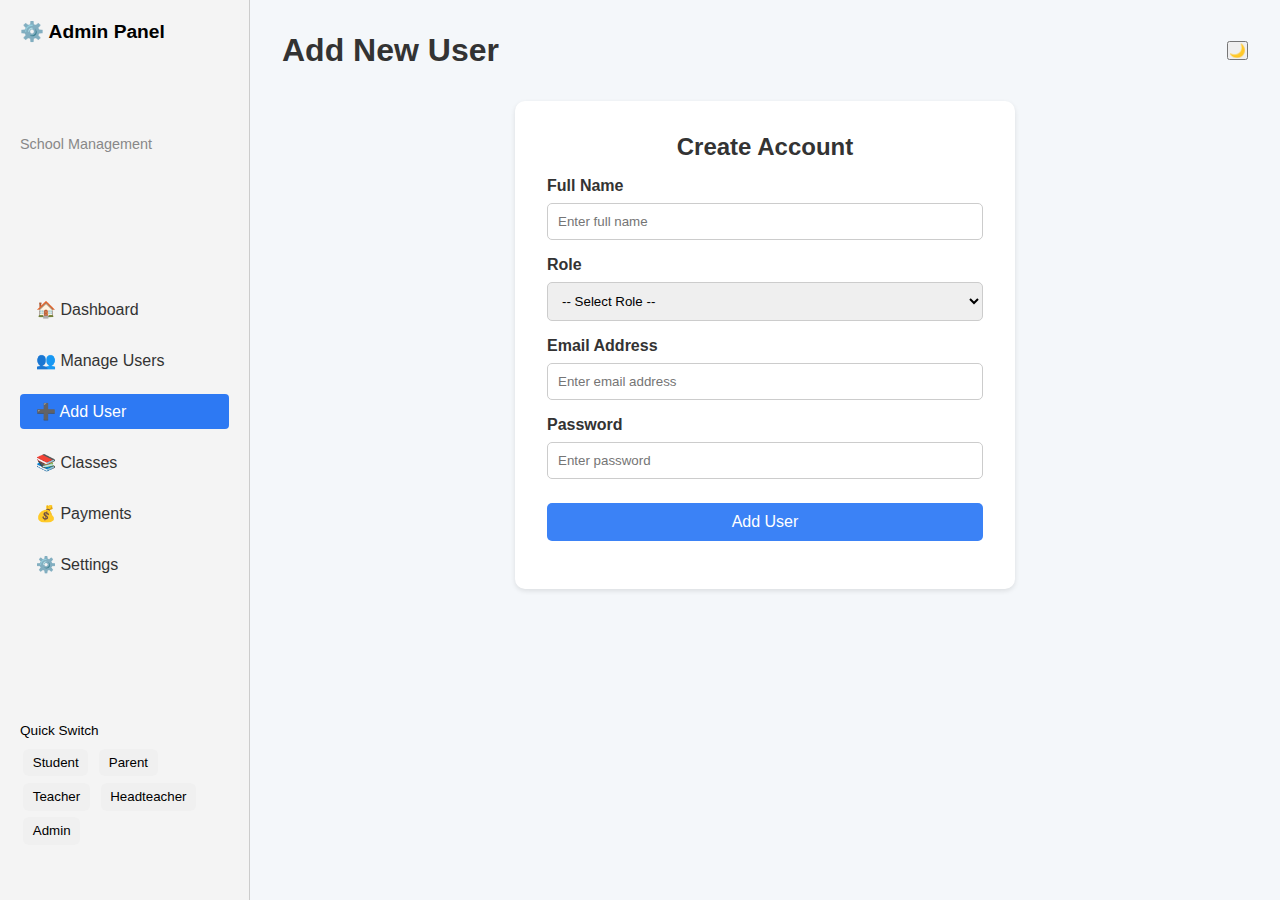
<file: admin/add-user.html>
<!DOCTYPE html>
<html lang="en">
<head>
  <meta charset="UTF-8" />
  <meta name="viewport" content="width=device-width, initial-scale=1.0"/>
  <title>Add New User</title>
  <link rel="stylesheet" href="../css/styles.css" />
  <style>
    .add-user-form {
      background: white;
      padding: 2rem;
      border-radius: 10px;
      box-shadow: 0 2px 5px rgba(0,0,0,0.1);
      max-width: 500px;
      margin: 2rem auto;
    }

    .add-user-form h2 {
      margin-bottom: 1rem;
      text-align: center;
    }

    .add-user-form label {
      display: block;
      margin-top: 1rem;
      font-weight: bold;
    }

    .add-user-form input,
    .add-user-form select {
      width: 100%;
      padding: 10px;
      margin-top: 0.5rem;
      border: 1px solid #ccc;
      border-radius: 5px;
    }

    .add-user-form button {
      margin-top: 1.5rem;
      width: 100%;
      background-color: #3b82f6;
      color: white;
      border: none;
      padding: 10px;
      border-radius: 5px;
      font-size: 1rem;
      cursor: pointer;
    }

    .add-user-form button:hover {
      background-color: #2563eb;
    }

    .form-message {
      text-align: center;
      margin-top: 1rem;
      font-weight: bold;
    }

    body.dark .add-user-form {
      background: #1e1e1e;
      color: white;
    }

    body.dark .add-user-form input,
    body.dark .add-user-form select {
      background: #2a2a2a;
      color: white;
      border: 1px solid #444;
    }

    body.dark .add-user-form button {
      background-color: #0ea5e9;
    }

    body.dark .add-user-form button:hover {
      background-color: #0284c7;
    }

    .sidebar {
    width: 250px;
    background-color: #f4f4f4; /* same as main content */
    color: #000; /* black text to match */
    padding: 20px;
    flex-shrink: 0;
    border-right: 1px solid #ccc; /* optional subtle divider */
}

.sidebar a {
    color: #000;
    text-decoration: none;
    display: block;
    padding: 10px;
}

.sidebar a.active, 
.sidebar a:hover {
    background-color: #e0e0e0; /* light hover effect */
    border-radius: 4px;
}

  </style>
  <script defer src="js/admin.js"></script>
</head>
<body>

  <div class="dashboard">
    <aside class="sidebar">
      <h2 class="logo">⚙️ Admin Panel</h2>
      <p class="subtitle">School Management</p>
      <nav>
        <ul>
          <li><a href="dashboard.html">🏠 Dashboard</a></li>
          <li><a href="manage-users.html">👥 Manage Users</a></li>
          <li><a class="active" href="#">➕ Add User</a></li>
          <li><a href="#">📚 Classes</a></li>
          <li><a href="#">💰 Payments</a></li>
          <li><a href="#">⚙️ Settings</a></li>
        </ul>
      </nav>
      <div class="quick-switch">
        <p>Quick Switch</p>
        <button>Student</button>
        <button>Parent</button>
        <button>Teacher</button>
        <button>Headteacher</button>
        <button class="active">Admin</button>
      </div>
    </aside>

    <!-- Main Content -->
    <main class="main-content">
      <header class="main-header">
        <h1>Add New User</h1>
        <button class="dark-toggle" onclick="toggleDarkMode()">🌙</button>
      </header>

      <form class="add-user-form" onsubmit="event.preventDefault(); showMessage();">
        <h2>Create Account</h2>

        <label for="name">Full Name</label>
        <input type="text" id="name" placeholder="Enter full name" required />

        <label for="role">Role</label>
        <select id="role" required>
          <option value="">-- Select Role --</option>
          <option>Student</option>
          <option>Teacher</option>
          <option>Parent</option>
          <option>Headteacher</option>
        </select>

        <label for="email">Email Address</label>
        <input type="email" id="email" placeholder="Enter email address" required />

        <label for="password">Password</label>
        <input type="password" id="password" placeholder="Enter password" required />

        <button type="submit">Add User</button>

        <p class="form-message" id="formMessage"></p>
      </form>

    </main>
  </div>

</body>
</html>
</file>
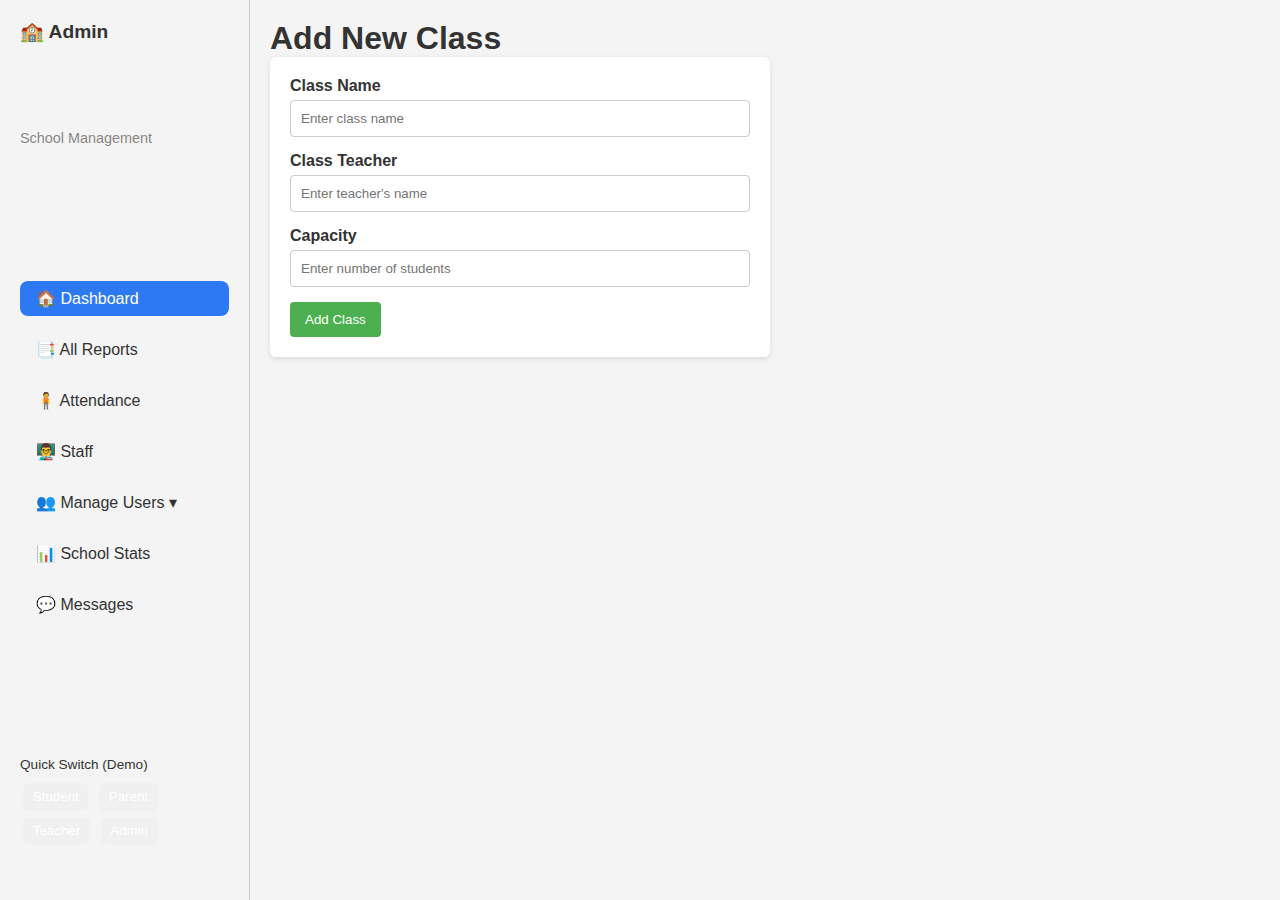
<file: admin/add_class.html>
<!DOCTYPE html>
<html lang="en">
<head>
    <meta charset="UTF-8">
    <meta name="viewport" content="width=device-width, initial-scale=1.0">
    <title>Add Class - Admin Dashboard</title>
    <link rel="stylesheet" href="../css/styles.css">
    <style>
        body {
            margin: 0;
            font-family: Arial, sans-serif;
            display: flex;
            background-color: #f4f4f4;
        }

        /* Sidebar */
        .sidebar {
            width: 250px;
            background-color: #f4f4f4;
            padding: 20px;
            border-right: 1px solid #ccc;
            height: 100vh;
        }

        .sidebar h2 {
            margin-top: 0;
        }

        .sidebar a {
            display: block;
            padding: 10px;
            color: black;
            text-decoration: none;
            margin-bottom: 5px;
            border-radius: 4px;
        }

        .sidebar a.active, 
        .sidebar a:hover {
            background-color: #ddd;
        }

        /* Main Content */
        .main-content {
            flex-grow: 1;
            padding: 20px;
        }

        /* Form Container */
        .form-container {
            background: white;
            padding: 20px;
            border-radius: 6px;
            max-width: 500px;
            box-shadow: 0px 2px 6px rgba(0,0,0,0.1);
        }

        .form-group {
            margin-bottom: 15px;
        }

        label {
            display: block;
            font-weight: bold;
            margin-bottom: 5px;
        }

        input, select {
            width: 100%;
            padding: 10px;
            border: 1px solid #ccc;
            border-radius: 4px;
        }

        button {
            background-color: #4CAF50;
            color: white;
            padding: 10px 15px;
            border: none;
            border-radius: 4px;
            cursor: pointer;
        }

        button:hover {
            background-color: #45a049;
        }
    </style>
</head>
<body>

    <aside class="sidebar">
        <h2 class="logo">🏫 Admin</h2>
        <p class="subtitle">School Management</p>
        <nav>
          <ul>
            <li><a class="active" href="#">🏠 Dashboard</a></li>
            <li><a href="#">📑 All Reports</a></li>
            <li><a href="#">🧍 Attendance</a></li>
            <li><a href="#">👨‍🏫 Staff</a></li>
      
            <!-- Manage Users with dropdown -->
            <li class="has-submenu">
              <a href="manage-users.html" class="submenu-toggle">👥 Manage Users ▾</a>
              <ul class="submenu">
                <li><a href="classes.html">📚 Classes</a></li>
                <li><a href="payments.html">💵 Payments</a></li>
                <li><a href="reports.html">📊 Reports</a></li>
                <li><a href="settings.html">⚙ Settings</a></li>
              </ul>
            </li>
      
            <li><a href="#">📊 School Stats</a></li>
            <li><a href="#">💬 Messages</a></li>
          </ul>
        </nav>
      
        <div class="quick-switch">
          <p>Quick Switch (Demo)</p>
          <button>Student</button>
          <button>Parent</button>
          <button>Teacher</button>
          <button class="active">Admin</button>
        </div>
      </aside>

    <!-- Main Content -->
    <div class="main-content">
        <h1>Add New Class</h1>
        <div class="form-container">
            <form action="#" method="post">
                <div class="form-group">
                    <label for="className">Class Name</label>
                    <input type="text" id="className" name="className" placeholder="Enter class name" required>
                </div>
                <div class="form-group">
                    <label for="teacher">Class Teacher</label>
                    <input type="text" id="teacher" name="teacher" placeholder="Enter teacher's name" required>
                </div>
                <div class="form-group">
                    <label for="capacity">Capacity</label>
                    <input type="number" id="capacity" name="capacity" placeholder="Enter number of students" required>
                </div>
                <button type="submit">Add Class</button>
            </form>
        </div>
    </div>

</body>
</html>
</file>
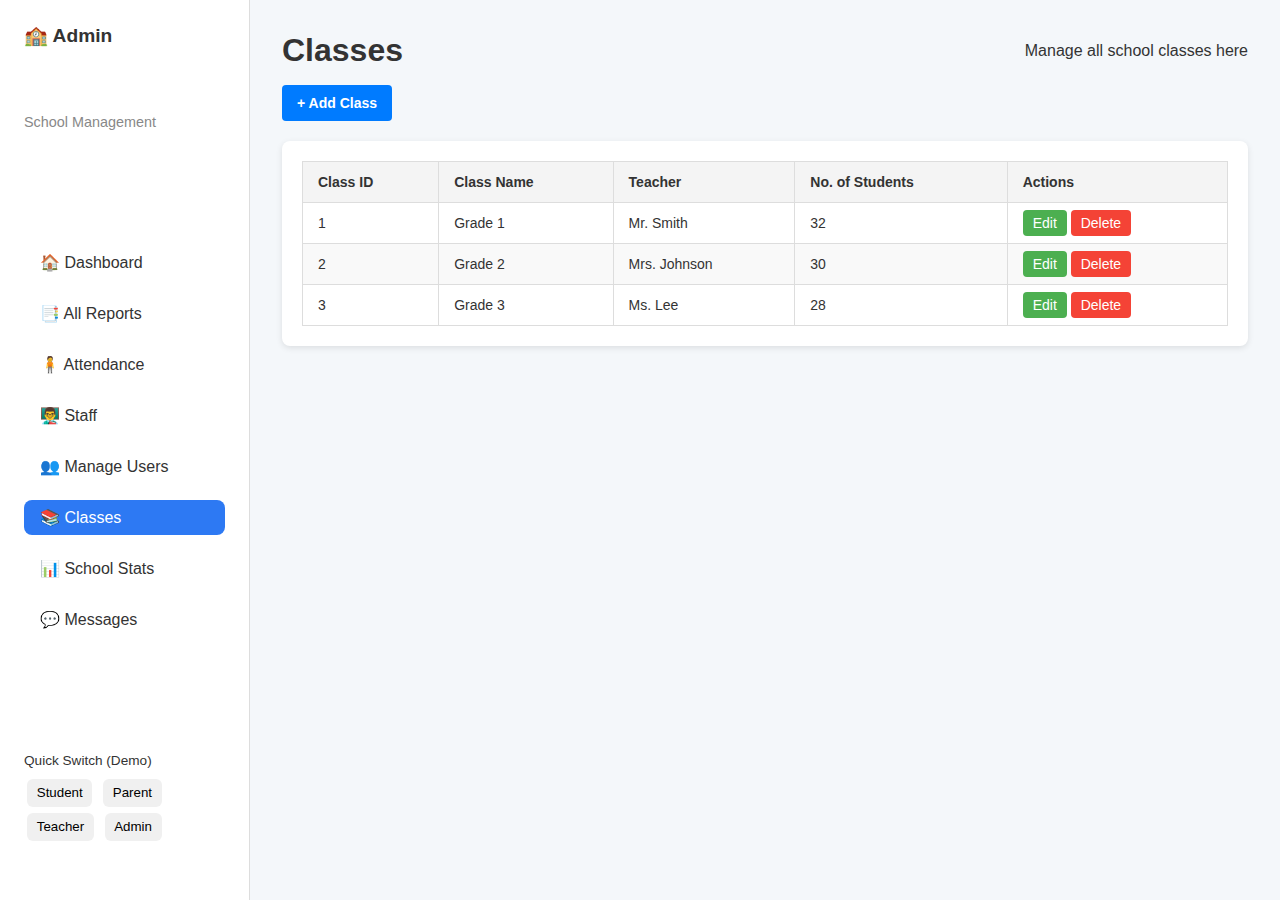
<file: admin/classes.html>
<!DOCTYPE html>
<html lang="en">
<head>
  <meta charset="UTF-8" />
  <meta name="viewport" content="width=device-width, initial-scale=1.0"/>
  <title>Classes - Admin Dashboard</title>
  <link rel="stylesheet" href="../css/styles.css" />
  <style>
    /* Table Styling */
.table-section {
  background: #fff;
  padding: 20px;
  border-radius: 8px;
  box-shadow: 0 2px 6px rgba(0, 0, 0, 0.1);
  overflow-x: auto;
}

.table-section table {
  width: 100%;
  border-collapse: collapse;
  font-size: 14px;
}

.table-section th,
.table-section td {
  border: 1px solid #ddd;
  padding: 12px 15px;
  text-align: left;
}

.table-section th {
  background-color: #f4f4f4;
  font-weight: bold;
}

.table-section tr:nth-child(even) {
  background-color: #f9f9f9;
}

.table-section tr:hover {
  background-color: #f1f1f1;
}

.table-section button {
  padding: 6px 12px;
  border: none;
  border-radius: 4px;
  cursor: pointer;
  font-size: 13px;
}

.table-section button:first-child {
  background-color: #007bff;
  color: white;
}

.table-section button:last-child {
  background-color: #dc3545;
  color: white;
}

.page-header {
    display: flex;
    justify-content: space-between;
    align-items: center;
    margin-bottom: 20px;
}

.btn-add {
    display: inline-block;
    background-color: #007bff;
    color: white;
    padding: 10px 15px;
    border-radius: 4px;
    text-decoration: none;
    font-size: 14px;
    font-weight: bold;
    transition: background 0.3s ease;
}

.btn-add:hover {
    background-color: #0056b3;
}

.edit-btn {
    background-color: #4CAF50;
    color: white;
    padding: 5px 10px;
    text-decoration: none;
    border-radius: 4px;
}

.edit-btn:hover {
    background-color: #45a049;
}

.delete-btn {
    background-color: #f44336;
    color: white;
    padding: 5px 10px;
    text-decoration: none;
    border-radius: 4px;
}

.delete-btn:hover {
    background-color: #d32f2f;
}


  </style>
</head>
<body>

  <div class="dashboard">

    <!-- Sidebar -->
    <aside class="sidebar">
      <h2 class="logo">🏫 Admin</h2>
      <p class="subtitle">School Management</p>
      <nav>
        <ul>
          <li><a href="dashboard.html">🏠 Dashboard</a></li>
          <li><a href="#">📑 All Reports</a></li>
          <li><a href="#">🧍 Attendance</a></li>
          <li><a href="#">👨‍🏫 Staff</a></li>
          <li><a href="manage-users.html">👥 Manage Users</a></li>
          <li><a class="active" href="classes.html">📚 Classes</a></li>
          <li><a href="#">📊 School Stats</a></li>
          <li><a href="#">💬 Messages</a></li>
        </ul>
      </nav>

      <div class="quick-switch">
        <p>Quick Switch (Demo)</p>
        <button>Student</button>
        <button>Parent</button>
        <button>Teacher</button>
        <button class="active">Admin</button>
      </div>
    </aside>

    <!-- Main Content -->
    <main class="main-content">
      <header class="main-header">
        <h1>Classes</h1>
        <span>Manage all school classes here</span>
      </header>
      <div class="page-header">
        <a href="add_class.html" class="btn-add">+ Add Class</a>
    </div>

      <!-- Classes Table -->
      <section class="table-section">
        <table>
          <thead>
            <tr>
              <th>Class ID</th>
              <th>Class Name</th>
              <th>Teacher</th>
              <th>No. of Students</th>
              <th>Actions</th>
            </tr>
          </thead>
          <tbody>
            <tr>
              <td>1</td>
              <td>Grade 1</td>
              <td>Mr. Smith</td>
              <td>32</td>
              <td>
                <a href="edit_class.html" class="edit-btn">Edit</a>
                <a href="#" class="delete-btn">Delete</a>
            </td>
            
            </tr>
            <tr>
              <td>2</td>
              <td>Grade 2</td>
              <td>Mrs. Johnson</td>
              <td>30</td>
              <td>
                  <a href="edit_class.html" class="edit-btn">Edit</a>
                <a href="#" class="delete-btn">Delete</a>
            </td>
            
            </tr>
            <tr>
              <td>3</td>
              <td>Grade 3</td>
              <td>Ms. Lee</td>
              <td>28</td>
              <td>
                <a href="edit_class.html" class="edit-btn">Edit</a>
                <a href="#" class="delete-btn">Delete</a>
            </td>
            
            </tr>
          </tbody>
        </table>
      </section>

    </main>
  </div>

</body>
</html>
</file>
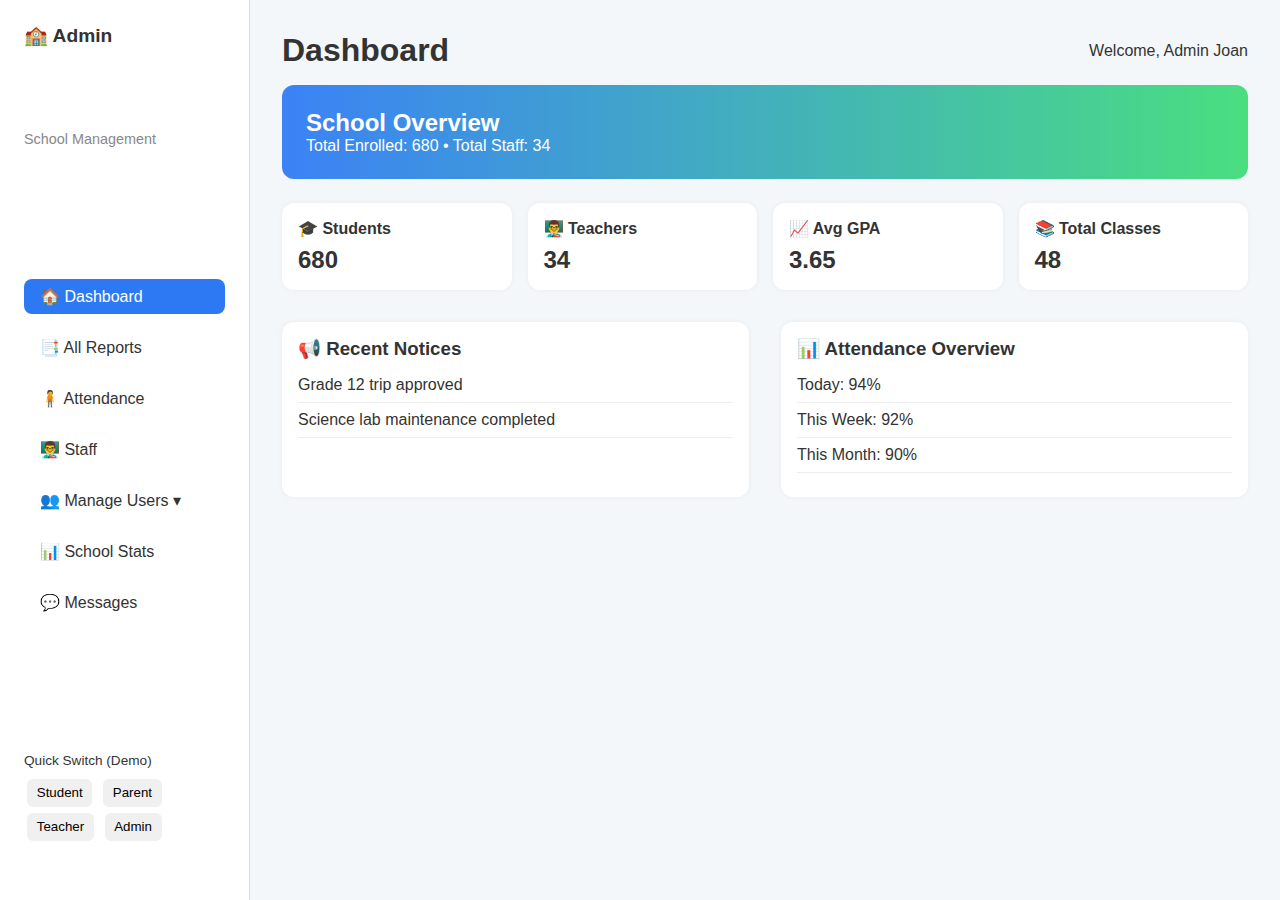
<file: admin/dashboard.html>
<!DOCTYPE html>
<html lang="en">
<head>
  <meta charset="UTF-8" />
  <meta name="viewport" content="width=device-width, initial-scale=1.0"/>
  <title>Admin Dashboard</title>
  <link rel="stylesheet" href="../css/styles.css" />
</head>
<body>

  <div class="dashboard">
<!-- Sidebar -->
<aside class="sidebar">
  <h2 class="logo">🏫 Admin</h2>
  <p class="subtitle">School Management</p>
  <nav>
    <ul>
      <li><a class="active" href="#">🏠 Dashboard</a></li>
      <li><a href="#">📑 All Reports</a></li>
      <li><a href="#">🧍 Attendance</a></li>
      <li><a href="#">👨‍🏫 Staff</a></li>
      <!-- Manage Users with dropdown -->
      <li class="has-submenu">
        <a href="manage-users.html" class="submenu-toggle">👥 Manage Users ▾</a>
        <ul class="submenu">
          <li><a href="classes.html">📚 Classes</a></li>
          <li><a href="payments.html">💵 Payments</a></li>
          <li><a href="reports.html">📊 Reports</a></li>
          <li><a href="settings.html">⚙ Settings</a></li>
        </ul>
      </li>

      <li><a href="#">📊 School Stats</a></li>
      <li><a href="#">💬 Messages</a></li>
    </ul>
  </nav>

  <div class="quick-switch">
    <p>Quick Switch (Demo)</p>
    <button>Student</button>
    <button>Parent</button>
    <button>Teacher</button>
    <button class="active">Admin</button>
  </div>
</aside>


    <!-- Main Content -->
    <main class="main-content">
      <header class="main-header">
        <h1>Dashboard</h1>
          <span>Welcome, Admin Joan</span>
      </header>

      <section class="banner">
        <h2>School Overview</h2>
        <p>Total Enrolled: 680 • Total Staff: 34</p>
      </section>

      <section class="cards">
        <div class="card"><h3>🎓 Students</h3><p class="value">680</p></div>
        <div class="card"><h3>👨‍🏫 Teachers</h3><p class="value">34</p></div>
        <div class="card"><h3>📈 Avg GPA</h3><p class="value">3.65</p></div>
        <div class="card"><h3>📚 Total Classes</h3><p class="value">48</p></div>
      </section>

      <section class="grades-schedule">
        <div class="grades">
          <h3>📢 Recent Notices</h3>
          <ul>
            <li>Grade 12 trip approved</li>
            <li>Science lab maintenance completed</li>
          </ul>
        </div>
        <div class="schedule">
          <h3>📊 Attendance Overview</h3>
          <ul>
            <li>Today: 94%</li>
            <li>This Week: 92%</li>
            <li>This Month: 90%</li>
          </ul>
        </div>
      </section>

    </main>
  </div>

  <script>
    // Dropdown toggle
    document.querySelectorAll('.submenu-toggle').forEach(toggle => {
      toggle.addEventListener('click', function(e) {
        e.preventDefault();
        this.parentElement.classList.toggle('active');
      });
    });
  </script>
  
</body>
</html>
</file>
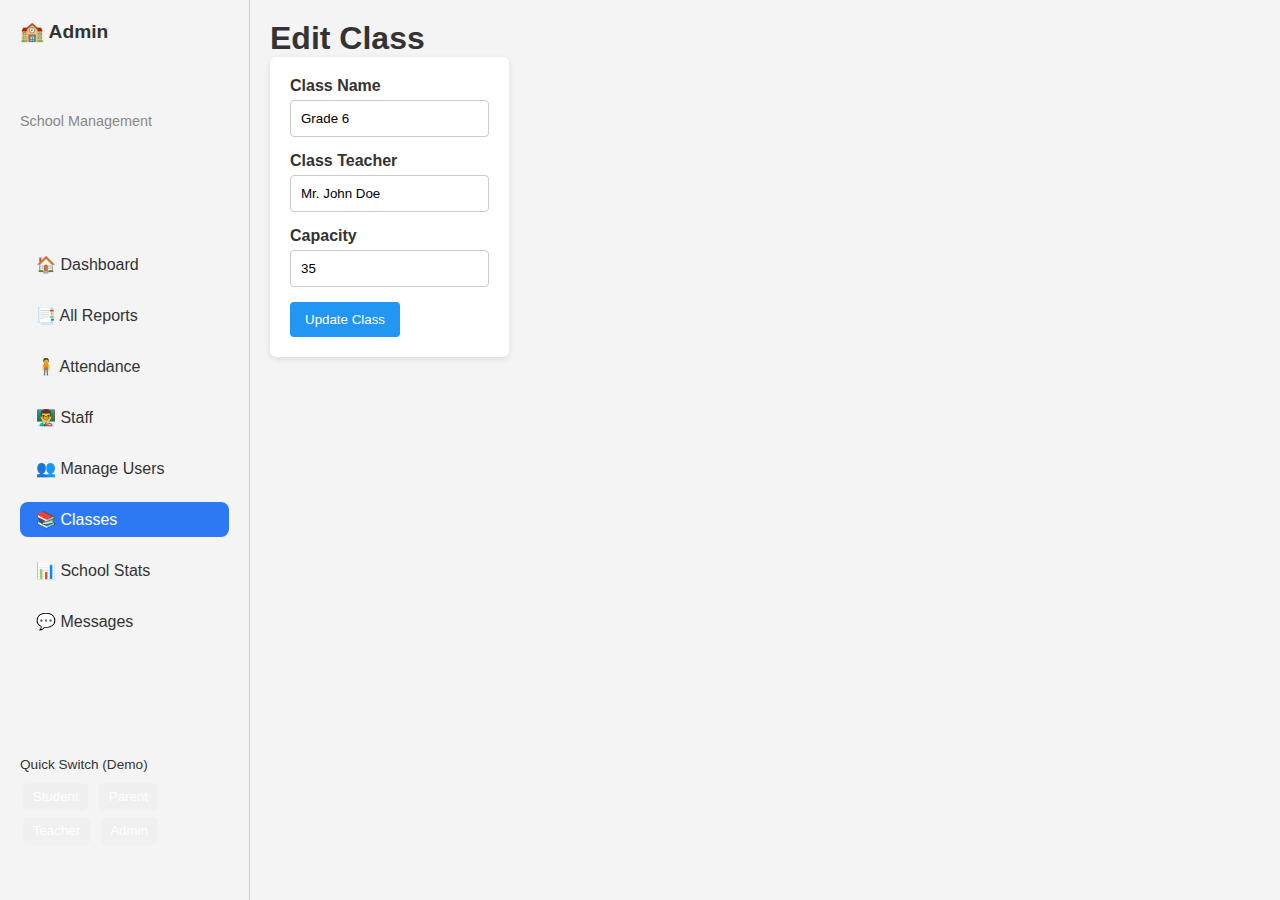
<file: admin/edit_class.html>
<!DOCTYPE html>
<html lang="en">
<head>
    <meta charset="UTF-8">
    <meta name="viewport" content="width=device-width, initial-scale=1.0">
    <title>Edit Class - Admin Dashboard</title>
    <link rel="stylesheet" href="../css/styles.css">
    <style>
        body {
            margin: 0;
            font-family: Arial, sans-serif;
            display: flex;
            background-color: #f4f4f4;
        }

        /* Sidebar */
        .sidebar {
            width: 250px;
            background-color: #f4f4f4;
            padding: 20px;
            border-right: 1px solid #ccc;
            height: 100vh;
        }

        .sidebar h2 {
            margin-top: 0;
        }

        .sidebar a {
            display: block;
            padding: 10px;
            color: black;
            text-decoration: none;
            margin-bottom: 5px;
            border-radius: 4px;
        }

        .sidebar a.active, 
        .sidebar a:hover {
            background-color: #ddd;
        }

        /* Main Content */
        .main-content {
            flex-grow: 1;
            padding: 20px;
        }

        /* Form Container */
        .form-container {
            background: white;
            padding: 20px;
            border-radius: 6px;
            max-width: 500px;
            box-shadow: 0px 2px 6px rgba(0,0,0,0.1);
        }

        .form-group {
            margin-bottom: 15px;
        }

        label {
            display: block;
            font-weight: bold;
            margin-bottom: 5px;
        }

        input, select {
            width: 100%;
            padding: 10px;
            border: 1px solid #ccc;
            border-radius: 4px;
        }

        button {
            background-color: #2196F3;
            color: white;
            padding: 10px 15px;
            border: none;
            border-radius: 4px;
            cursor: pointer;
        }

        button:hover {
            background-color: #1976D2;
        }
    </style>
</head>
<body>

    <!-- Sidebar -->
    <div class="dashboard">

        <!-- Sidebar -->
        <aside class="sidebar">
          <h2 class="logo">🏫 Admin</h2>
          <p class="subtitle">School Management</p>
          <nav>
            <ul>
              <li><a href="dashboard.html">🏠 Dashboard</a></li>
              <li><a href="#">📑 All Reports</a></li>
              <li><a href="#">🧍 Attendance</a></li>
              <li><a href="#">👨‍🏫 Staff</a></li>
              <li><a href="manage-users.html">👥 Manage Users</a></li>
              <li><a class="active" href="classes.html">📚 Classes</a></li>
              <li><a href="#">📊 School Stats</a></li>
              <li><a href="#">💬 Messages</a></li>
            </ul>
          </nav>
    
          <div class="quick-switch">
            <p>Quick Switch (Demo)</p>
            <button>Student</button>
            <button>Parent</button>
            <button>Teacher</button>
            <button class="active">Admin</button>
          </div>
        </aside>
    <!-- Main Content -->
    <div class="main-content">
        <h1>Edit Class</h1>
        <div class="form-container">
            <form action="#" method="post">
                <div class="form-group">
                    <label for="className">Class Name</label>
                    <input type="text" id="className" name="className" value="Grade 6" required>
                </div>
                <div class="form-group">
                    <label for="teacher">Class Teacher</label>
                    <input type="text" id="teacher" name="teacher" value="Mr. John Doe" required>
                </div>
                <div class="form-group">
                    <label for="capacity">Capacity</label>
                    <input type="number" id="capacity" name="capacity" value="35" required>
                </div>
                <button type="submit">Update Class</button>
            </form>
        </div>
    </div>

</body>
</html>
</file>
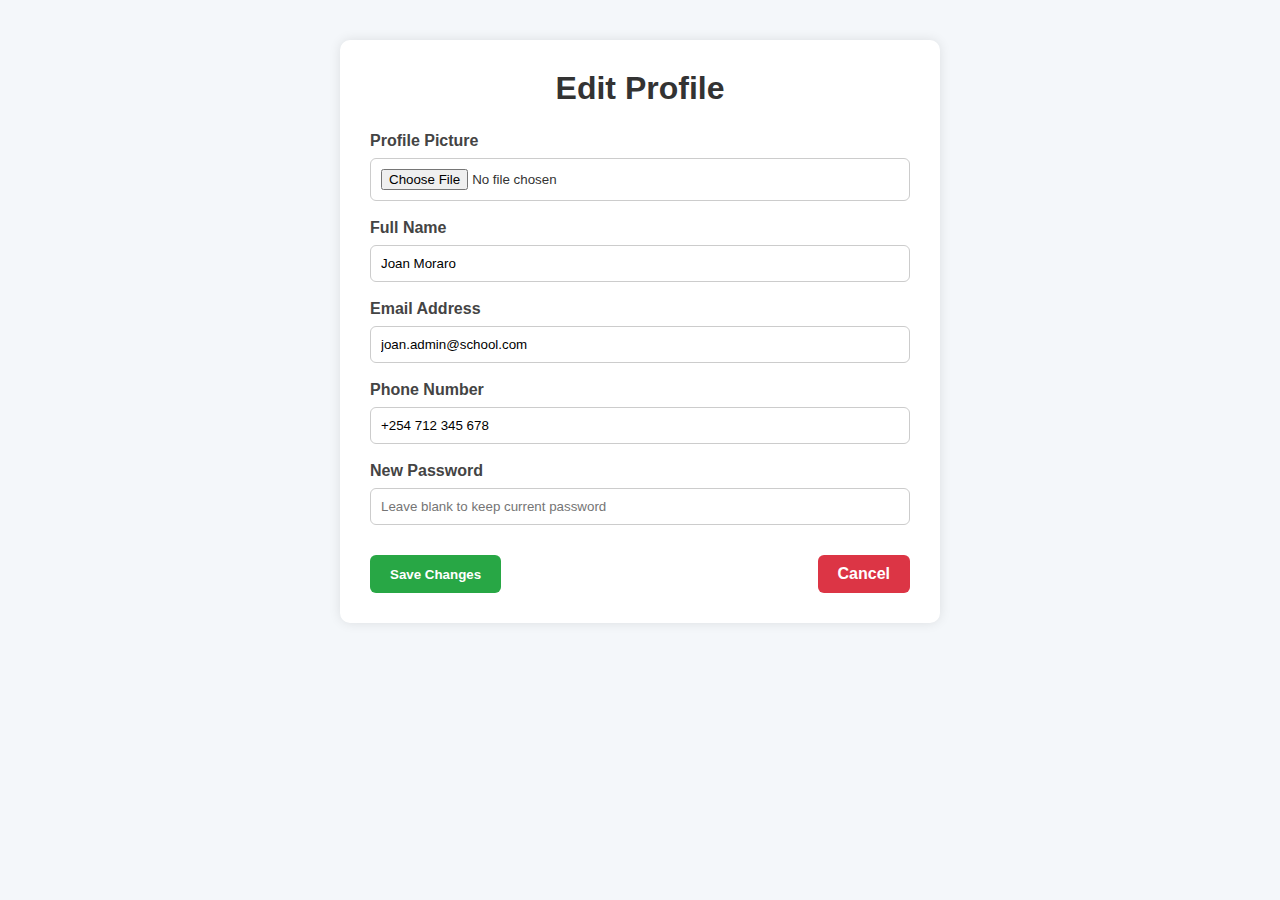
<file: admin/edit_profile.html>
<!DOCTYPE html>
<html lang="en">
<head>
  <meta charset="UTF-8">
  <meta name="viewport" content="width=device-width, initial-scale=1.0">
  <title>Edit Admin Profile</title>
  <link rel="stylesheet" href="../css/styles.css">
</head>
<body>
  <div class="edit-profile-container">
    <h1>Edit Profile</h1>
    <form class="edit-form" action="#" method="POST" enctype="multipart/form-data">
      
      <label for="profileImage">Profile Picture</label>
      <input type="file" id="profileImage" name="profileImage">

      <label for="name">Full Name</label>
      <input type="text" id="name" name="name" value="Joan Moraro" required>

      <label for="email">Email Address</label>
      <input type="email" id="email" name="email" value="joan.admin@school.com" required>

      <label for="phone">Phone Number</label>
      <input type="text" id="phone" name="phone" value="+254 712 345 678" required>

      <label for="password">New Password</label>
      <input type="password" id="password" name="password" placeholder="Leave blank to keep current password">

      <div class="form-actions">
        <button type="submit" class="save-btn">Save Changes</button>
        <a href="profile.html" class="cancel-btn">Cancel</a>
      </div>
    </form>
  </div>
</body>
</html>
</file>
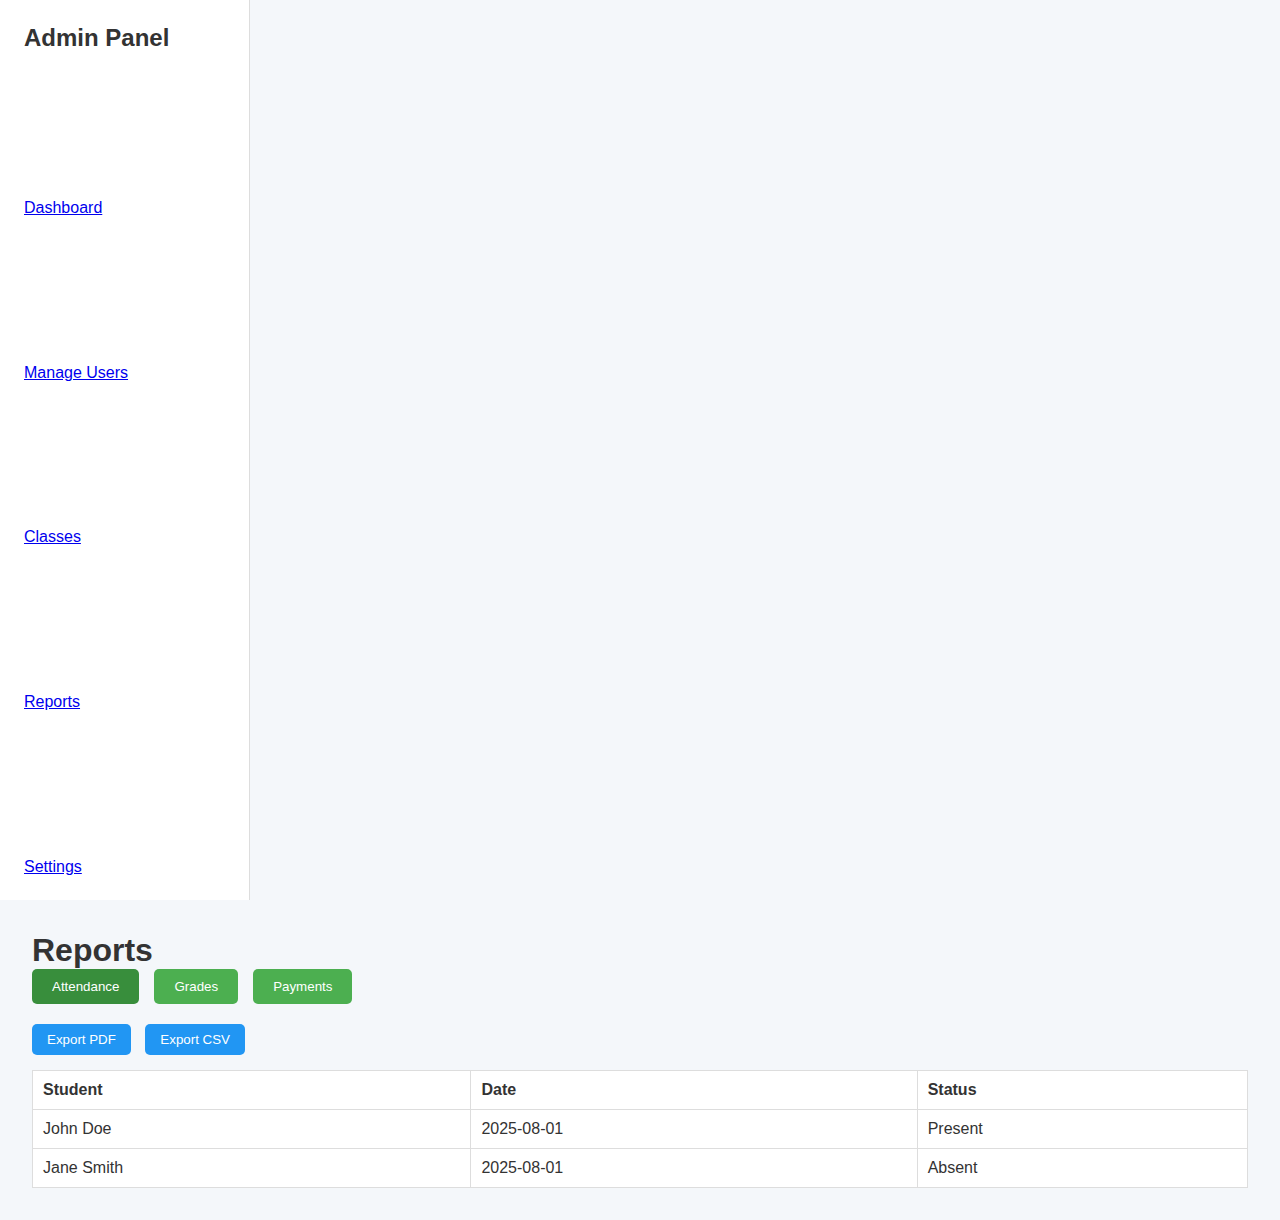
<file: admin/reports.html>
<!DOCTYPE html>
<html lang="en">
<head>
    <meta charset="UTF-8">
    <meta name="viewport" content="width=device-width, initial-scale=1.0">
    <title>Admin - Reports</title>
    <link rel="stylesheet" href="../css/styles.css">
    <style>
        .tab-container {
            display: flex;
            gap: 15px;
            margin-bottom: 20px;
        }
        .tab-btn {
            padding: 10px 20px;
            background: #4CAF50;
            color: white;
            border: none;
            cursor: pointer;
            border-radius: 5px;
        }
        .tab-btn.active {
            background: #388E3C;
        }
        .report-section {
            display: none;
        }
        .report-section.active {
            display: block;
        }
        table {
            width: 100%;
            border-collapse: collapse;
            background: white;
        }
        table, th, td {
            border: 1px solid #ddd;
        }
        th, td {
            padding: 10px;
            text-align: left;
        }
        .export-buttons {
            margin-bottom: 15px;
        }
        .export-buttons button {
            margin-right: 10px;
            padding: 8px 15px;
            background: #2196F3;
            color: white;
            border: none;
            border-radius: 5px;
            cursor: pointer;
        }
    </style>
</head>
<body>

    <div class="sidebar">
        <h2>Admin Panel</h2>
        <a href="dashboard.html">Dashboard</a>
        <a href="manage_users.html">Manage Users</a>
        <a href="classes.html">Classes</a>
        <a href="reports.html" class="active">Reports</a>
        <a href="settings.html">Settings</a>
    </div>

    <div class="main-content">
        <h1>Reports</h1>

        <div class="tab-container">
            <button class="tab-btn active" onclick="showTab('attendance')">Attendance</button>
            <button class="tab-btn" onclick="showTab('grades')">Grades</button>
            <button class="tab-btn" onclick="showTab('payments')">Payments</button>
        </div>

        <div class="report-section active" id="attendance">
            <div class="export-buttons">
                <button>Export PDF</button>
                <button>Export CSV</button>
            </div>
            <table>
                <thead>
                    <tr>
                        <th>Student</th>
                        <th>Date</th>
                        <th>Status</th>
                    </tr>
                </thead>
                <tbody>
                    <tr><td>John Doe</td><td>2025-08-01</td><td>Present</td></tr>
                    <tr><td>Jane Smith</td><td>2025-08-01</td><td>Absent</td></tr>
                </tbody>
            </table>
        </div>

        <div class="report-section" id="grades">
            <div class="export-buttons">
                <button>Export PDF</button>
                <button>Export CSV</button>
            </div>
            <table>
                <thead>
                    <tr>
                        <th>Student</th>
                        <th>Subject</th>
                        <th>Grade</th>
                    </tr>
                </thead>
                <tbody>
                    <tr><td>John Doe</td><td>Math</td><td>A</td></tr>
                    <tr><td>Jane Smith</td><td>Science</td><td>B+</td></tr>
                </tbody>
            </table>
        </div>

        <div class="report-section" id="payments">
            <div class="export-buttons">
                <button>Export PDF</button>
                <button>Export CSV</button>
            </div>
            <table>
                <thead>
                    <tr>
                        <th>Student</th>
                        <th>Amount</th>
                        <th>Date</th>
                        <th>Status</th>
                    </tr>
                </thead>
                <tbody>
                    <tr><td>John Doe</td><td>$200</td><td>2025-08-01</td><td>Paid</td></tr>
                    <tr><td>Jane Smith</td><td>$150</td><td>2025-08-01</td><td>Pending</td></tr>
                </tbody>
            </table>
        </div>
    </div>

    <script>
        function showTab(tabId) {
            document.querySelectorAll('.tab-btn').forEach(btn => btn.classList.remove('active'));
            document.querySelectorAll('.report-section').forEach(section => section.classList.remove('active'));
            document.getElementById(tabId).classList.add('active');
            event.target.classList.add('active');
        }
    </script>

</body>
</html>
</file>
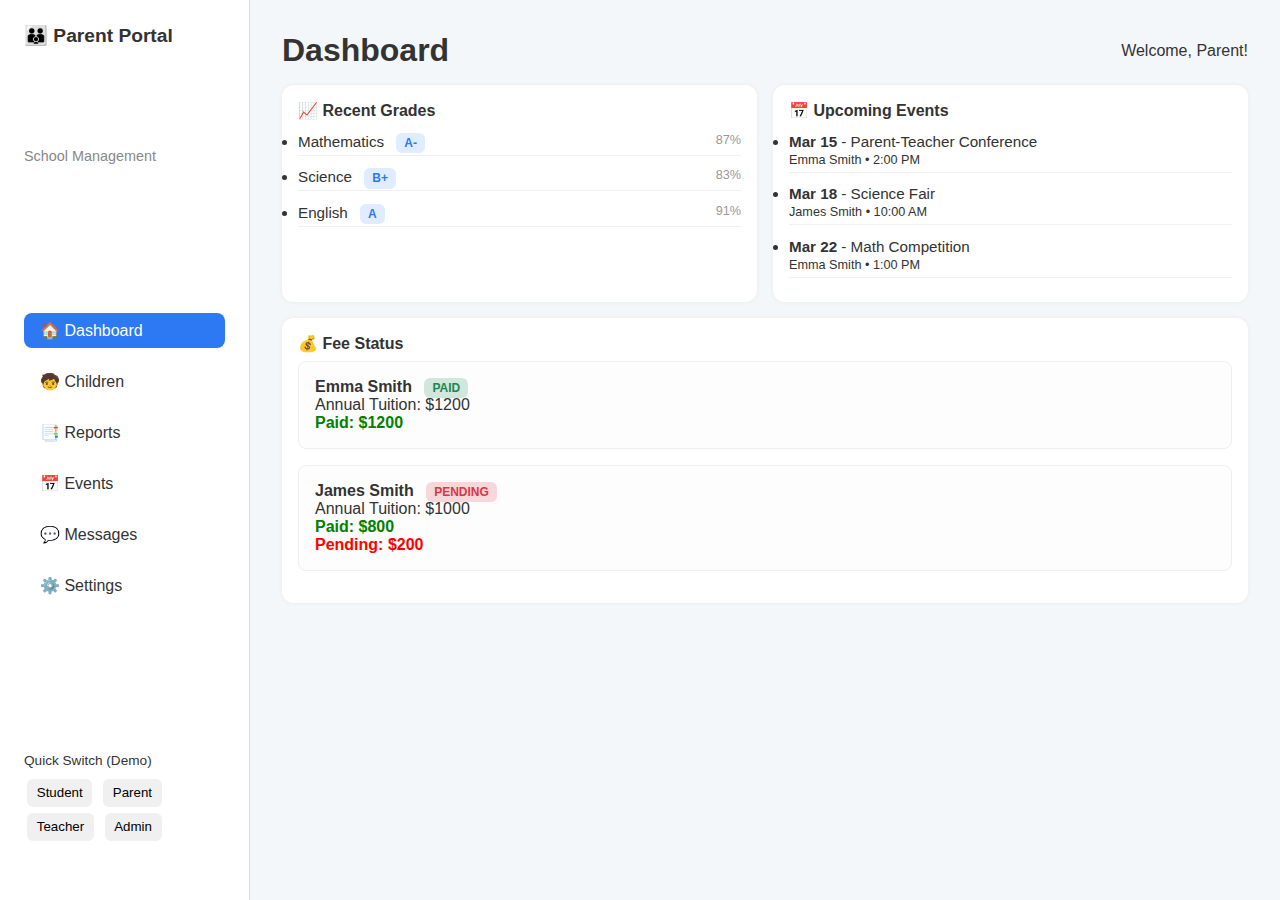
<file: parent/dashboard.html>
<!DOCTYPE html>
<html lang="en">
<head>
  <meta charset="UTF-8" />
  <meta name="viewport" content="width=device-width, initial-scale=1.0"/>
  <title>Parent Dashboard</title>
  <link rel="stylesheet" href="../css/styles.css" />
</head>
<body>

  <div class="dashboard">

    <!-- Sidebar -->
    <aside class="sidebar">
      <h2 class="logo">👪 Parent Portal</h2>
      <p class="subtitle">School Management</p>
      <nav>
        <ul>
          <li><a class="active" href="#">🏠 Dashboard</a></li>
          <li><a href="#">🧒 Children</a></li>
          <li><a href="#">📑 Reports</a></li>
          <li><a href="#">📅 Events</a></li>
          <li><a href="#">💬 Messages</a></li>
          <li><a href="#">⚙️ Settings</a></li>
        </ul>
      </nav>

      <div class="quick-switch">
        <p>Quick Switch (Demo)</p>
        <button>Student</button>
        <button class="active">Parent</button>
        <button>Teacher</button>
        <button>Admin</button>
      </div>
    </aside>

    <!-- Main Content -->
    <main class="main-content">
      <header class="main-header">
        <h1>Dashboard</h1>
        <span>Welcome, Parent!</span>
      </header>

      <!-- Grades and Events -->
      <section class="cards" style="grid-template-columns: repeat(auto-fit, minmax(300px, 1fr));">
        <!-- Recent Grades -->
        <div class="card">
          <h3>📈 Recent Grades</h3>
          <ul class="grades-list">
            <li>Mathematics <span class="badge grade">A-</span><small>87%</small></li>
            <li>Science <span class="badge grade">B+</span><small>83%</small></li>
            <li>English <span class="badge grade">A</span><small>91%</small></li>
          </ul>
        </div>

        <!-- Upcoming Events -->
        <div class="card">
          <h3>📅 Upcoming Events</h3>
          <ul class="events-list">
            <li><strong>Mar 15</strong> - Parent-Teacher Conference <br><small>Emma Smith • 2:00 PM</small></li>
            <li><strong>Mar 18</strong> - Science Fair <br><small>James Smith • 10:00 AM</small></li>
            <li><strong>Mar 22</strong> - Math Competition <br><small>Emma Smith • 1:00 PM</small></li>
          </ul>
        </div>

        <!-- Fee Status -->
        <div class="card" style="grid-column: span 2;">
          <h3>💰 Fee Status</h3>
          <div class="fee-box">
            <p><strong>Emma Smith</strong> <span class="badge paid">paid</span></p>
            <p>Annual Tuition: $1200</p>
            <p class="paid-amount">Paid: $1200</p>
          </div>
          <div class="fee-box">
            <p><strong>James Smith</strong> <span class="badge pending">pending</span></p>
            <p>Annual Tuition: $1000</p>
            <p class="paid-amount">Paid: $800</p>
            <p class="pending-amount">Pending: $200</p>
          </div>
        </div>
      </section>

    </main>
  </div>

</body>
</html>
</file>
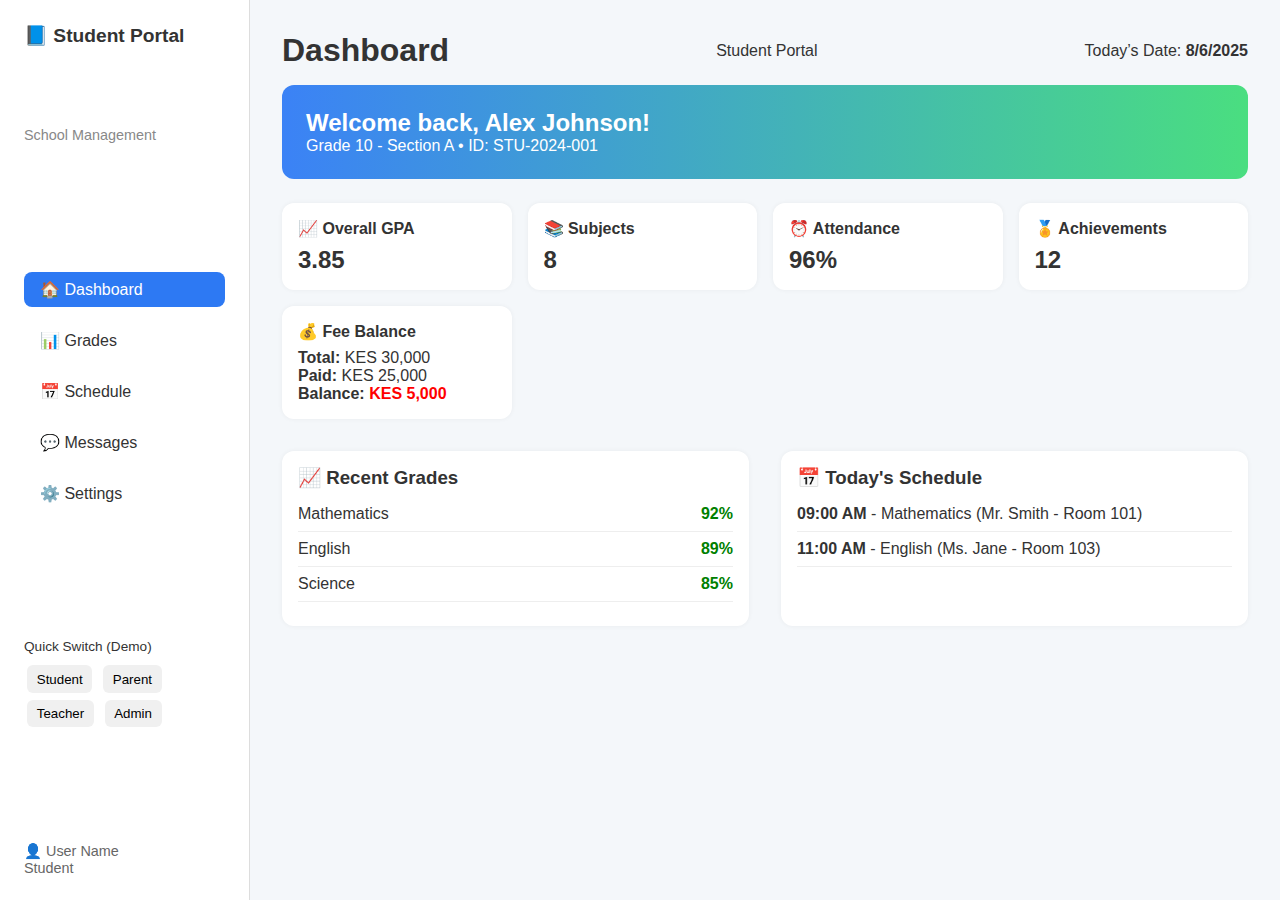
<file: student/dashboard.html>
<!DOCTYPE html>
<html lang="en">
<head>
  <meta charset="UTF-8" />
  <meta name="viewport" content="width=device-width, initial-scale=1.0"/>
  <title>Student Dashboard</title>
  <link rel="stylesheet" href="../css/styles.css" />
</head>
<body>

  <div class="dashboard">

    <!-- Sidebar -->
    <aside class="sidebar">
      <h2 class="logo">📘 Student Portal</h2>
      <p class="subtitle">School Management</p>
      <nav>
        <ul>
          <li><a class="active" href="#">🏠 Dashboard</a></li>
          <li><a href="#">📊 Grades</a></li>
          <li><a href="#">📅 Schedule</a></li>
          <li><a href="#">💬 Messages</a></li>
          <li><a href="#">⚙️ Settings</a></li>
        </ul>
      </nav>

      <div class="quick-switch">
        <p>Quick Switch (Demo)</p>
        <button>Student</button>
        <button>Parent</button>
        <button>Teacher</button>
        <button>Admin</button>
      </div>

      <div class="user-info">
        <p>👤 User Name<br><span>Student</span></p>
      </div>
    </aside>

    <!-- Main Content -->
    <main class="main-content">
      <header class="main-header">
        <h1>Dashboard</h1>
        <span>Student Portal</span>
        <div class="date">Today’s Date: <strong>8/6/2025</strong></div>
      </header>

      <!-- Welcome Banner -->
      <section class="banner">
        <h2>Welcome back, Alex Johnson!</h2>
        <p>Grade 10 - Section A • ID: STU-2024-001</p>
      </section>

      <!-- Summary Cards -->
      <section class="cards">
        <div class="card"><h3>📈 Overall GPA</h3><p class="value">3.85</p></div>
        <div class="card"><h3>📚 Subjects</h3><p class="value">8</p></div>
        <div class="card"><h3>⏰ Attendance</h3><p class="value">96%</p></div>
        <div class="card"><h3>🏅 Achievements</h3><p class="value">12</p></div>
        <div class="card"><h3>💰 Fee Balance</h3><p><strong>Total:</strong> KES 30,000<br><strong>Paid:</strong> KES 25,000<br><strong>Balance:</strong> <span class="fee">KES 5,000</span></p></div>
      </section>

      <!-- Grades and Schedule -->
      <section class="grades-schedule">
        <div class="grades">
          <h3>📈 Recent Grades</h3>
          <ul>
            <li>Mathematics <span class="score">92%</span></li>
            <li>English <span class="score">89%</span></li>
            <li>Science <span class="score">85%</span></li>
          </ul>
        </div>
        <div class="schedule">
          <h3>📅 Today's Schedule</h3>
          <ul>
            <li><strong>09:00 AM</strong> - Mathematics (Mr. Smith - Room 101)</li>
            <li><strong>11:00 AM</strong> - English (Ms. Jane - Room 103)</li>
          </ul>
        </div>
      </section>

    </main>
  </div>

</body>
</html>
</file>
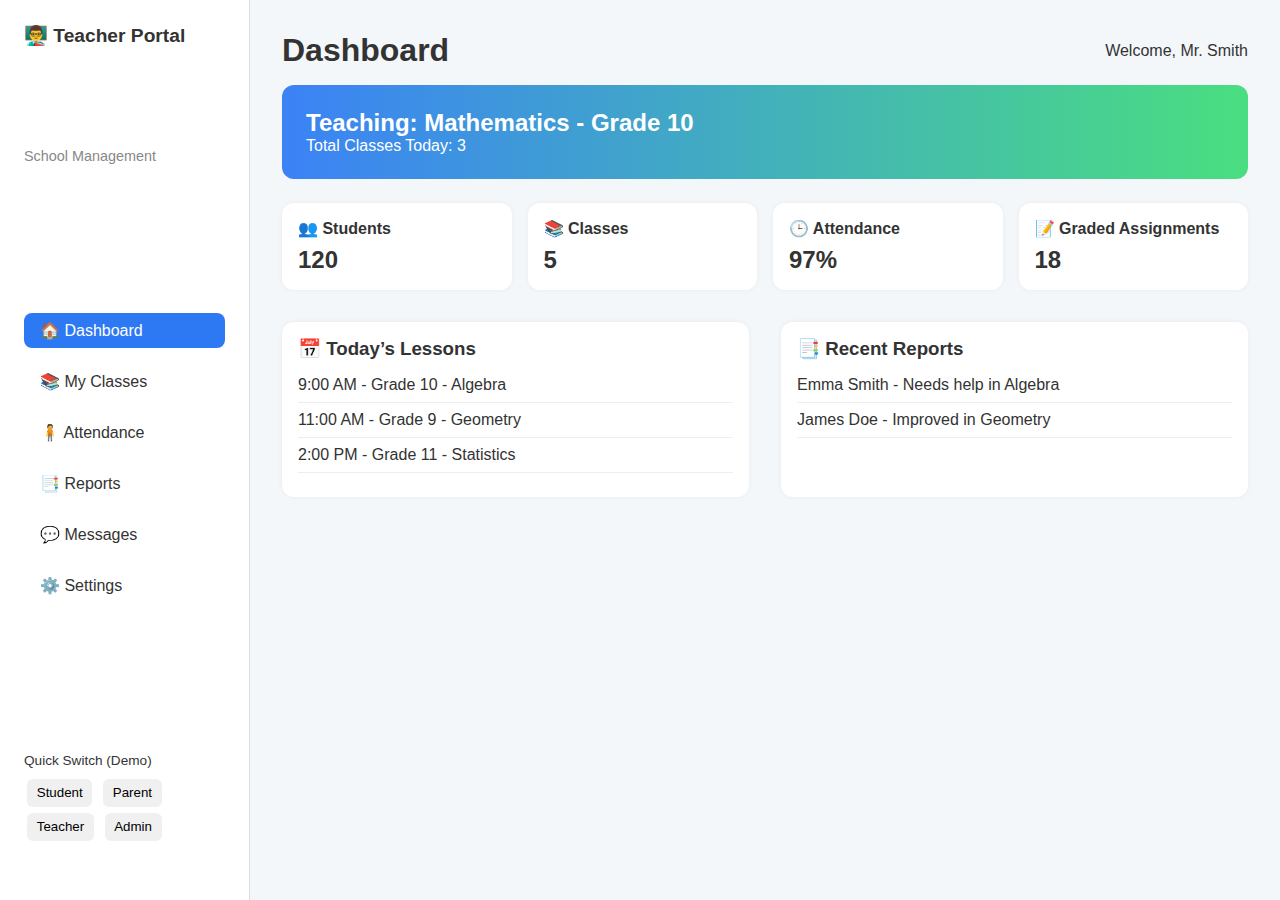
<file: teacher/dashboard.html>
<!DOCTYPE html>
<html lang="en">
<head>
  <meta charset="UTF-8" />
  <meta name="viewport" content="width=device-width, initial-scale=1.0"/>
  <title>Teacher Dashboard</title>
  <link rel="stylesheet" href="../css/styles.css" />
</head>
<body>

  <div class="dashboard">

    <!-- Sidebar -->
    <aside class="sidebar">
      <h2 class="logo">👨‍🏫 Teacher Portal</h2>
      <p class="subtitle">School Management</p>
      <nav>
        <ul>
          <li><a class="active" href="#">🏠 Dashboard</a></li>
          <li><a href="#">📚 My Classes</a></li>
          <li><a href="#">🧍 Attendance</a></li>
          <li><a href="#">📑 Reports</a></li>
          <li><a href="#">💬 Messages</a></li>
          <li><a href="#">⚙️ Settings</a></li>
        </ul>
      </nav>
      <div class="quick-switch">
        <p>Quick Switch (Demo)</p>
        <button>Student</button>
        <button>Parent</button>
        <button class="active">Teacher</button>
        <button>Admin</button>
      </div>
    </aside>

    <!-- Main Content -->
    <main class="main-content">
      <header class="main-header">
        <h1>Dashboard</h1>
        <span>Welcome, Mr. Smith</span>
      </header>

      <section class="banner">
        <h2>Teaching: Mathematics - Grade 10</h2>
        <p>Total Classes Today: 3</p>
      </section>

      <!-- Stats Cards -->
      <section class="cards">
        <div class="card"><h3>👥 Students</h3><p class="value">120</p></div>
        <div class="card"><h3>📚 Classes</h3><p class="value">5</p></div>
        <div class="card"><h3>🕒 Attendance</h3><p class="value">97%</p></div>
        <div class="card"><h3>📝 Graded Assignments</h3><p class="value">18</p></div>
      </section>

      <!-- Schedule and Reports -->
      <section class="grades-schedule">
        <div class="grades">
          <h3>📅 Today’s Lessons</h3>
          <ul>
            <li>9:00 AM - Grade 10 - Algebra</li>
            <li>11:00 AM - Grade 9 - Geometry</li>
            <li>2:00 PM - Grade 11 - Statistics</li>
          </ul>
        </div>
        <div class="schedule">
          <h3>📑 Recent Reports</h3>
          <ul>
            <li>Emma Smith - Needs help in Algebra</li>
            <li>James Doe - Improved in Geometry</li>
          </ul>
        </div>
      </section>
    </main>

  </div>
</body>
</html>
</file>
<file: css/styles.css>
* {
    margin: 0;
    padding: 0;
    box-sizing: border-box;
  }
  
  body {
    font-family: "Segoe UI", sans-serif;
    background: #f5f7fa;
    color: #333;
  }
  
  .dashboard {
    display: flex;
  }
  
  /* Sidebar */
  .sidebar {
    width: 250px;
    background: #fff;
    height: 100vh;
    padding: 1.5rem;
    border-right: 1px solid #ddd;
    display: flex;
    flex-direction: column;
    justify-content: space-between;
  }
  
  .logo {
    font-size: 1.2rem;
    font-weight: bold;
  }
  
  .subtitle {
    font-size: 0.9rem;
    color: #888;
    margin-bottom: 2rem;
  }
  
  .sidebar ul {
    list-style: none;
  }
  
  .sidebar ul li {
    margin: 1rem 0;
  }
  
  .sidebar ul li a {
    text-decoration: none;
    color: #333;
    padding: 0.5rem 1rem;
    display: block;
    border-radius: 8px;
    transition: 0.3s;
  }
  
  .sidebar ul li a:hover,
  .sidebar ul li a.active {
    background: #2d79f3;
    color: #fff;
  }
  
  .quick-switch {
    margin: 2rem 0;
  }
  
  .quick-switch p {
    font-size: 0.85rem;
    margin-bottom: 0.5rem;
  }
  
  .quick-switch button {
    margin: 0.2rem;
    padding: 0.4rem 0.6rem;
    border: none;
    border-radius: 6px;
    background: #f0f0f0;
    cursor: pointer;
  }
  
  .user-info {
    font-size: 0.9rem;
    color: #666;
  }
  
  /* Main content */
  .main-content {
    flex: 1;
    padding: 2rem;
  }
  
  .main-header {
    display: flex;
    justify-content: space-between;
    align-items: center;
    margin-bottom: 1rem;
  }
  
  .banner {
    background: linear-gradient(to right, #3b82f6, #4ade80);
    color: #fff;
    border-radius: 12px;
    padding: 1.5rem;
    margin-bottom: 1.5rem;
  }
  
  .cards {
    display: grid;
    grid-template-columns: repeat(auto-fit, minmax(220px, 1fr));
    gap: 1rem;
    margin-bottom: 2rem;
  }
  
  .card {
    background: #fff;
    padding: 1rem;
    border-radius: 12px;
    box-shadow: 0 0 5px rgba(0,0,0,0.05);
  }
  
  .card h3 {
    font-size: 1rem;
    margin-bottom: 0.5rem;
  }
  
  .card .value {
    font-size: 1.5rem;
    font-weight: bold;
  }
  
  .card .fee {
    color: red;
    font-weight: bold;
  }
  
  .grades-schedule {
    display: flex;
    flex-wrap: wrap;
    gap: 2rem;
  }
  
  .grades, .schedule {
    background: #fff;
    padding: 1rem;
    border-radius: 12px;
    flex: 1 1 300px;
    box-shadow: 0 0 5px rgba(0,0,0,0.05);
  }
  
  .grades ul, .schedule ul {
    list-style: none;
    padding: 0.5rem 0;
  }
  
  .grades li, .schedule li {
    padding: 0.5rem 0;
    border-bottom: 1px solid #eee;
  }
  
  .score {
    float: right;
    font-weight: bold;
    color: green;
  }
  
  /* Grade and Fee Styling */
.grades-list li, .events-list li {
    margin: 0.5rem 0;
    padding: 0.3rem 0;
    font-size: 0.95rem;
    border-bottom: 1px solid #f0f0f0;
  }
  
  .grades-list small {
    float: right;
    color: #999;
  }
  
  .badge {
    font-size: 0.75rem;
    padding: 0.2rem 0.5rem;
    border-radius: 6px;
    font-weight: 600;
    margin-left: 0.5rem;
    text-transform: uppercase;
  }
  
  .grade {
    background-color: #e0ecff;
    color: #2d79f3;
  }
  
  .paid {
    background-color: #d1e7dd;
    color: #198754;
  }
  
  .pending {
    background-color: #f8d7da;
    color: #dc3545;
  }
  
  .fee-box {
    background: #fdfdfd;
    padding: 1rem;
    margin-bottom: 1rem;
    border: 1px solid #eee;
    border-radius: 8px;
  }
  
  .paid-amount {
    color: green;
    font-weight: bold;
  }
  
  .pending-amount {
    color: red;
    font-weight: bold;
  }
  .value {
    font-size: 1.5rem;
    font-weight: bold;
  }
  
  /* Table styles */
.user-table {
  width: 100%;
  border-collapse: collapse;
  margin: 1rem 0;
}
.user-table th, .user-table td {
  border: 1px solid #ddd;
  padding: 0.75rem;
}
.user-table th {
  background-color: #f0f0f0;
  text-align: left;
}

/* Modal styles */
.modal {
  display: none;
  position: fixed;
  top: 0; left: 0; right: 0; bottom: 0;
  background-color: rgba(0,0,0,0.5);
  justify-content: center;
  align-items: center;
}
.modal-content {
  background: white;
  padding: 1.5rem;
  width: 400px;
  border-radius: 10px;
  position: relative;
}
.modal-content .close {
  position: absolute;
  right: 1rem;
  top: 0.5rem;
  font-size: 1.5rem;
  cursor: pointer;
}

/* Dark Mode */
body.dark {
  background: #121212;
  color: #f0f0f0;
}
body.dark .main-content,
body.dark .sidebar {
  background: #1e1e1e;
}
body.dark table, body.dark .modal-content {
  background: #262626;
  color: #eee;
}
body.dark th {
  background-color: #333;
}
.add-user-btn {
  background-color: #3b82f6;
  color: white;
  padding: 10px 16px;
  border-radius: 6px;
  text-decoration: none;
  font-weight: bold;
  transition: background 0.3s ease;
}

.add-user-btn:hover {
  background-color: #2563eb;
}

body.dark .add-user-btn {
  background-color: #0284c7;
}

body.dark .add-user-btn:hover {
  background-color: #0369a1;
}
/* Controls above table */
.user-controls {
  display: flex;
  justify-content: space-between;
  align-items: center;
  margin-bottom: 1rem;
}
.user-controls .controls {
  display: flex;
  gap: 0.5rem;
}

.user-controls input,
.user-controls select {
  padding: 0.5rem;
  border-radius: 5px;
  border: 1px solid #ccc;
}

/* Avatar styling */
.avatar {
  width: 40px;
  height: 40px;
  border-radius: 50%;
  object-fit: cover;
}

body {
  font-family: Arial, sans-serif;
  margin: 0;
  background: #f4f7fa;
}

.profile-container {
  max-width: 800px;
  margin: 40px auto;
  padding: 20px;
}

.profile-card {
  background: #fff;
  display: flex;
  gap: 30px;
  padding: 30px;
  border-radius: 12px;
  box-shadow: 0 0 15px rgba(0, 0, 0, 0.1);
}

.profile-image img {
  width: 160px;
  height: 160px;
  border-radius: 50%;
  object-fit: cover;
}

.profile-info h2 {
  margin-bottom: 10px;
  color: #222;
}

.profile-info p {
  margin: 6px 0;
  color: #555;
}

.edit-btn {
  margin-top: 20px;
  padding: 10px 20px;
  background-color: #0077cc;
  color: #fff;
  border: none;
  border-radius: 6px;
  cursor: pointer;
  transition: background 0.3s;
}

.edit-btn:hover {
  background-color: #005fa3;
}


.edit-profile-container {
  max-width: 600px;
  margin: 40px auto;
  background: #ffffff;
  padding: 30px;
  border-radius: 10px;
  box-shadow: 0 0 12px rgba(0, 0, 0, 0.1);
}

.edit-profile-container h1 {
  text-align: center;
  color: #333;
  margin-bottom: 25px;
}

.edit-form label {
  display: block;
  margin-bottom: 8px;
  margin-top: 18px;
  color: #444;
  font-weight: 600;
}

.edit-form input {
  width: 100%;
  padding: 10px;
  border-radius: 6px;
  border: 1px solid #ccc;
  box-sizing: border-box;
}

.form-actions {
  display: flex;
  justify-content: space-between;
  margin-top: 30px;
}

.save-btn, .cancel-btn {
  padding: 10px 20px;
  border-radius: 6px;
  text-decoration: none;
  color: white;
  font-weight: bold;
}

.save-btn {
  background-color: #28a745;
  border: none;
}

.save-btn:hover {
  background-color: #218838;
}

.cancel-btn {
  background-color: #dc3545;
}

.cancel-btn:hover {
  background-color: #c82333;
}

/* Dropdown menu hidden by default */
.dropdown-menu {
  display: none;
  list-style: none;
  padding-left: 20px;
}

/* Show dropdown on hover */
.dropdown:hover .dropdown-menu {
  display: block;
}

/* Style sub-items */
.dropdown-menu li a {
  font-size: 0.9em;
  color: #ddd;
}
/* Submenu styling */
.submenu {
  display: none;
  list-style: none;
  padding-left: 20px;
}

.submenu li a {
  font-size: 14px;
  color: #ddd;
}

.has-submenu.active .submenu {
  display: block;
}

.submenu-toggle {
  cursor: pointer;
}
</file>
